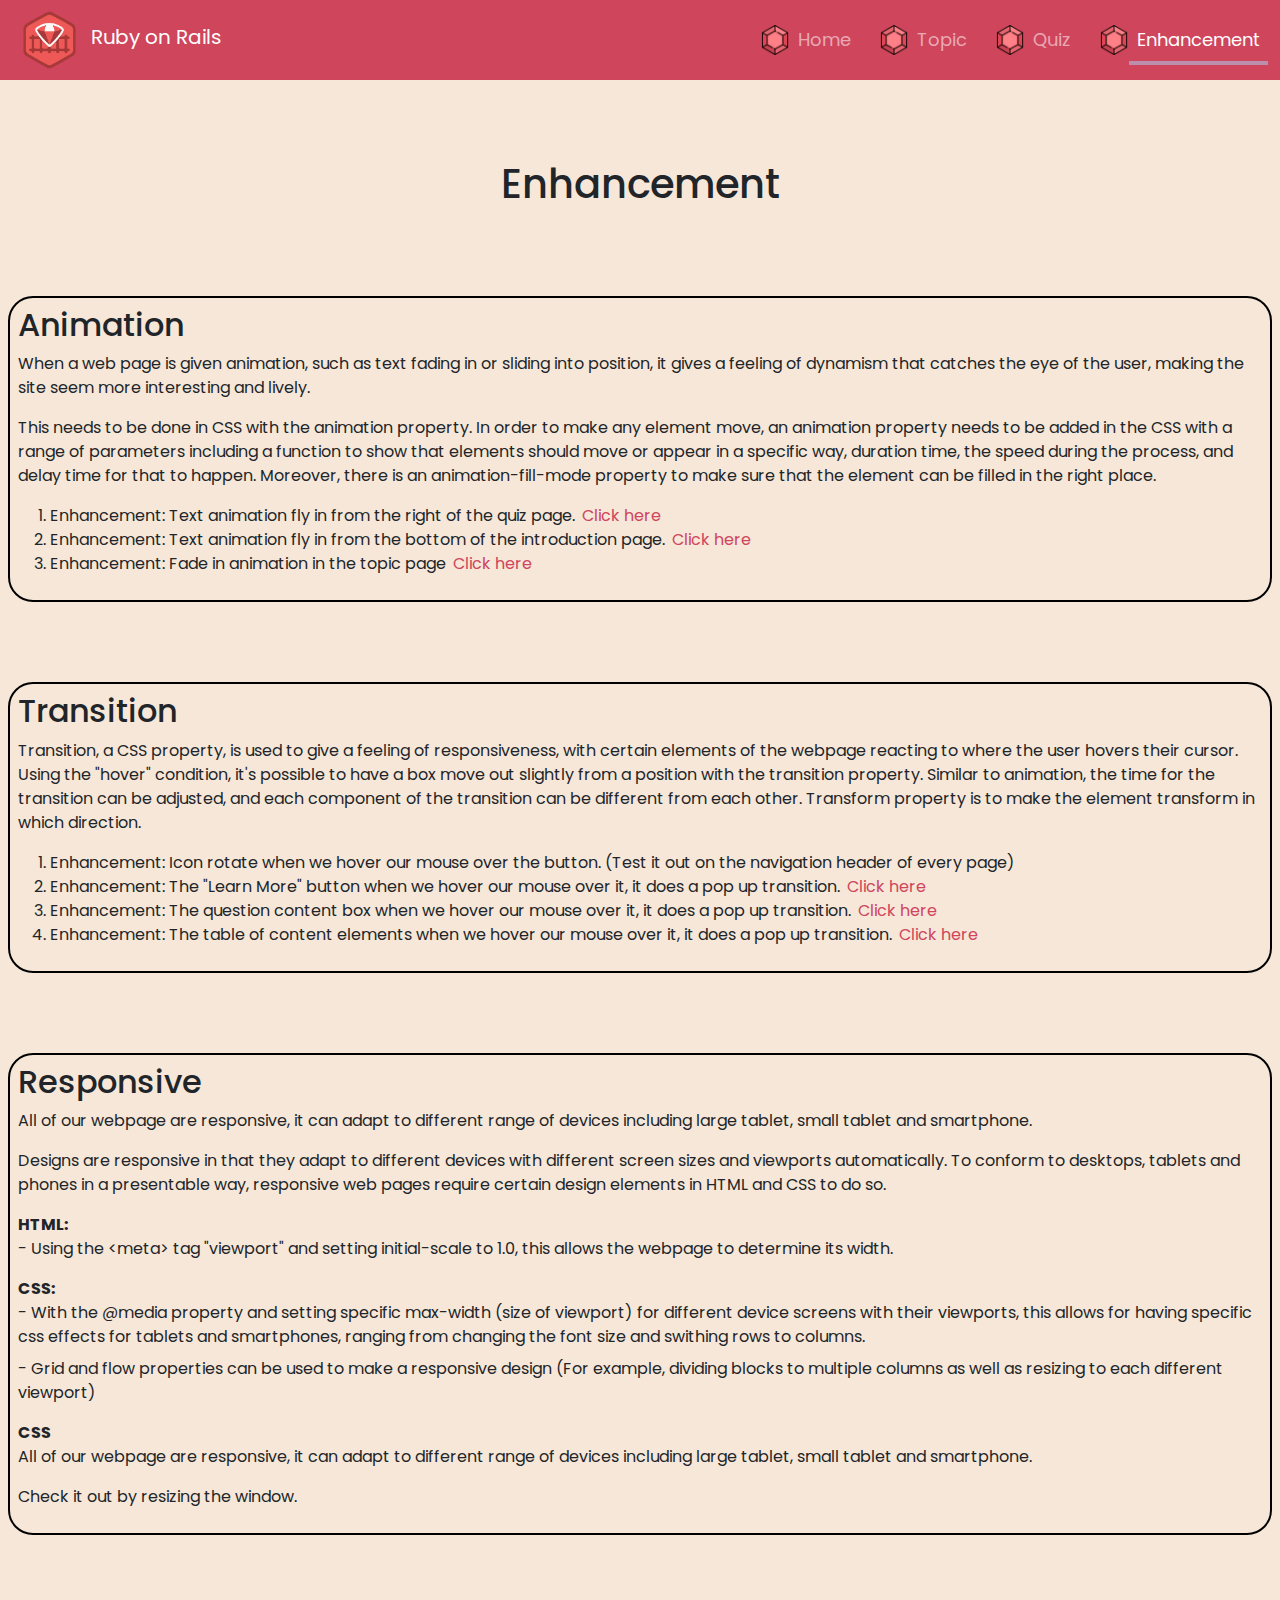
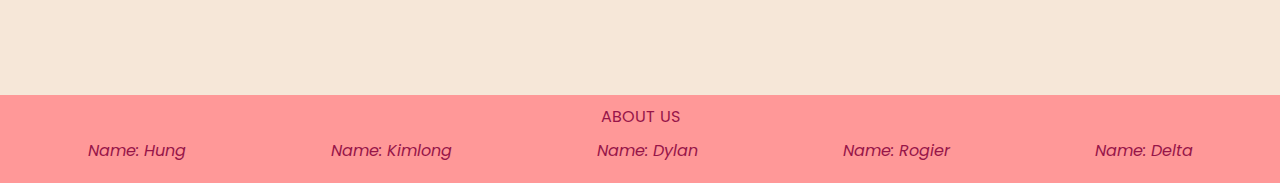
<file: enhancement.html>
<!DOCTYPE html>
<html lang="en" dir="ltr">

<head>
  <meta charset="utf-8">
  <meta name="description" content=" Enhancement of the page">
  <meta name="keywords" content="responsive, animation, transition">
  <meta name="author" content="Group 5">
  <meta name="viewport" content="width=device-width, initial-scale=1.0">
  <!-- This is the link to bootstrap file -->
  <link rel="stylesheet" href="style/bootstrap.min.css">
  <link rel="stylesheet" href="style/style.css">
  <link rel="icon" href="images/favicon.ico">
  <!-- Link to Google font -->
  <link rel="preconnect" href="https://fonts.googleapis.com">
  <link rel="preconnect" href="https://fonts.gstatic.com" crossorigin>
  <link href="https://fonts.googleapis.com/css2?family=Poppins&display=swap" rel="stylesheet">
  <title>Ruby on Rails</title>
</head>

<body>
  <header>
    <nav class="navbar vl navbar-dark navbar-expand-md ">
      <!-- add background color  -->
      <div class="container-fluid">
        <div class="">
          <img class="ruby_intro" src="images/Ruby_intro.png" alt="ruby image">
          <a class="navbar-brand " href="index.html">Ruby on Rails</a>
        </div>
        <div class="menu-small">
          <div class="bar">
            <div  >  </div>
            <div >  </div>
            <div >  </div>
                </div>
            <div class="small-menu">
              <ul>
                <li class=" small-list ">
                  <!-- apply flex display to center the image and text -->
                  <a class=" " href="index.html">Home</a>
                </li>
                <li class=" small-list  ">
                  <a class="" href="topic.html">Topic</a>
                </li>
                <li class="small-list  ">
                  <a class="" href="quiz.html">Quiz</a>
                </li>
                <li class="small-list  ">
                  <a class="active" href="enhancement.html">Enhancement</a>
                </li>
              </ul>
            </div>
        </div>
        <ul class="navbar-nav ms-auto">
          <!-- bootstrap to make the menu horizontal  -->
          <li class=" de ">
            <!-- apply flex display to center the image and text -->
            <img class="ruby-icon" src="images/ruby_icon.png" alt="ruby icon">
            <a class="nav-link " href="index.html">Home</a>
          </li>
          <li class=" de ">
            <img class="ruby-icon" src="images/ruby_icon.png" alt="ruby icon">
            <a class="nav-link" href="topic.html">Topic</a>
          </li>
          <li class="de ">
            <img class="ruby-icon" src="images/ruby_icon.png" alt="ruby icon">
            <a class="nav-link" href="quiz.html">Quiz</a>
          </li>
          <li class="de ">
            <img class="ruby-icon" src="images/ruby_icon.png" alt="ruby icon">
            <a class="nav-link active" href="enhancement.html">Enhancement</a>
          </li>
        </ul>
      </div>
    </nav>
  </header>
  <div class="eh-body">


    <section class="eh-head">
      <h1>Enhancement</h1>
    </section>

    <section>
      <h2>Animation</h2>
      <p>When a web page is given animation, such as text fading in or sliding into position, it gives a feeling of dynamism that catches the eye of the user, making the site seem more interesting and lively.</p>
      <p>This needs to be done in CSS with the animation property. In order to make any element move, an animation property needs to be added in the CSS with a range of parameters including a function to show that elements should move or appear in a
        specific way, duration time, the speed during the process, and delay time for that to happen. Moreover, there is an animation-fill-mode property to make sure that the element can be filled in the right place.
      </p>
      <ol>
        <li>Enhancement: Text animation fly in from the right of the quiz page. <a href="quiz.html">Click here</a></li>
        <li>Enhancement: Text animation fly in from the bottom of the introduction page. <a href="index.html">Click here</a></li>
        <li>Enhancement: Fade in animation in the topic page <a href="topic.html">Click here</a></li>
      </ol>
    </section>

    <section>
      <h2>Transition</h2>
      <p>Transition, a CSS property, is used to give a feeling of responsiveness, with certain elements of the webpage reacting to where the user hovers their cursor. Using the "hover" condition, it's possible to have a box move out slightly from a
        position with the transition property. Similar to animation, the time for the transition can be adjusted, and each component of the transition can be different from each other. Transform property is to make the element transform in which
        direction.
      </p>
      <ol>
        <li>Enhancement: Icon rotate when we hover our mouse over the button. (Test it out on the navigation header of every page)</li>
        <li>Enhancement: The "Learn More" button when we hover our mouse over it, it does a pop up transition. <a href="index.html">Click here</a></li>
        <li>Enhancement: The question content box when we hover our mouse over it, it does a pop up transition. <a href="quiz.html">Click here</a></li>
        <li>Enhancement: The table of content elements when we hover our mouse over it, it does a pop up transition. <a href="topic.html">Click here</a></li>
      </ol>
    </section>

    <section>
      <h2>Responsive</h2>
      <p>All of our webpage are responsive, it can adapt to different range of devices including large tablet, small tablet and smartphone.</p>
      <p>Designs are responsive in that they adapt to different devices with different screen sizes and viewports automatically. To conform to desktops, tablets and phones in a presentable way, responsive web pages require certain design elements in
        HTML and CSS to do so. </p>
      <dl class="">
        <dt>HTML:</dt>
        <dd>- Using the &#60;meta&#62; tag "viewport" and setting initial-scale to 1.0, this allows the webpage to determine its width.</dd>
      </dl>
      <dl class="">
        <dt>CSS:</dt>
        <dd>- With the @media property and setting specific max-width (size of viewport) for different device screens with their viewports, this allows for having specific css effects for tablets and smartphones, ranging from changing the font size
          and swithing rows to columns.</dd>
        <dd>- Grid and flow properties can be used to make a responsive design (For example, dividing blocks to multiple columns as well as resizing to each different viewport)</dd>
      </dl>

      <dl class="">
        <dt>CSS</dt>
        <dd>All of our webpage are responsive, it can adapt to different range of devices including large tablet, small tablet and smartphone.</dd>
      </dl>
      <p>Check it out by resizing the window.</p>
    </section>

  </div>
  <footer>
    <div class="container-footer">
      <div>
        <p class="p-us">ABOUT US</p>
        <!-- <img class="image-us" src="images/email.png" alt="email icon"> -->
      </div>
      <div class=" footer-mail list-details">
        <div>
          <a href="mailto:103509199@student.swin.edu.au">Name: Hung</a>
        </div>
        <div>
          <a href="mailto:103107988@student.swin.edu.au">Name: Kimlong</a>
        </div>
        <div>
          <a href="mailto:103996584@student.swin.edu.au">Name: Dylan </a>
        </div>
        <div>
          <a href="mailto:104005449@student.swin.edu.au">Name: Rogier </a>
        </div>
        <div>
          <a href="mailto:103999554@student.swin.edu.au">Name: Delta </a>
        </div>
      </div>
    </div>
  </footer>
</body>

</html>
</file>
<file: style/style.css>
.list-details { /* reponsive footer when default this will show up on three columns */
  display: flex;
  flex-direction: row;
  justify-content: space-around;
  text-align: center;
  gap: 10px;
  padding: 10px;
}
.menu-small{
  display:none;
}

*{
  font-family: 'Poppins', sans-serif; /* set font for the whole webpage */
}
#err-notice{
  margin-bottom: 290px;
}
@media screen and (max-width:1000px) {
  .list-details {  /* reponsive footer when screen 600px this will show up on two columns */
    display: grid;
    grid-template-columns: auto auto;
  }
  .list-details :last-child{
  grid-column: 1 / span 2;
  }
}
.small-menu{
  display: none;
}
.small-menu ul{
  list-style: none;
}
.small-menu a:hover{
  box-shadow: 0px 4px 0px 0px #BB8EAC;
  color: white;
}
.small-menu a{
  color: #FBD6D2;
  text-decoration: none;
  transition: color 0.15s, box-shadow 0.25s;
}
@media screen and (max-width:1200px) {
  .navbar-nav{
    display: none;
  }
  .menu-small{
    display:block;
  }
  .menu-small .bar div{
    width: 30px;
    height: 4px;
    background-color: #DDDDDD;
    border-radius: 25px;
    margin: 7px;
  }
.menu-small:hover .bar div{
  background-color: white;
}
  .menu-small:hover  .small-menu{
    display: block;
    position: absolute;
    background-color: #CF455C;
    right: 0px;
    z-index: 2;

  }
  .menu-small:hover  .small-menu ul{
    display: block;
    margin: 10px;
  }
.menu-small:hover  .small-menu ul li{
  background: transparent;
  height: 3rem;
}
  .list-details {  /* reponsive footer when screen 600px this will show up on one columns */
    display: grid;
    grid-template-columns: auto;
  }
  .t >button{   /* reponsive design when screen 600px button disappears */
    display: none;
  }
  .t >button:last-of-type{
    display: block;

    top: 20px;
  }
  .list-details :last-child{
  grid-column: span 1;
  }
}
/* these buttons below is inspired by this website https://1stwebdesigner.com/20-amazing-pure-css-animated-buttons/ */
.t >button{  /* style the button  */
  position:relative;  /*  position for the button */
  left: 70px;
  top: 35px;
  background: none;
  border: 2px solid;
  padding: 1rem 2rem;
  font-size: 1em;
  border-radius: 10px;
  transition: color 0.25s, border-color 0.25s, box-shadow 0.25s, transform 0.25s;  /* transition for the button when hover, setting time for each transition  */
}
.t >button:last-of-type{  /* style the button  */
  position:relative;  /*  position for the button */
  /* left: -94px;
  top: 110px; */
  width: 10rem;
  background: none;
  border: 2px solid;
  padding: 1rem 2rem;
  font-size: 1em;
  border-radius: 10px;
  transition: color 0.25s, border-color 0.25s, box-shadow 0.25s, transform 0.25s;  /* transition for the button when hover, setting time for each transition  */
}
.t > button:hover{  /* what the button will look like when being hoverd */
  border-color: #470031;
  color: white;
  box-shadow: 0 0.5rem 0.5rem -0.4rem #971549;
  transform: translateY(-0.25rem);  /* when being hover the button will move on the Y-axis up direction so the value is negative */
  cursor: pointer;
}
.active{  /* to show the element that is active on the navbar */
  box-shadow: 0px 4px 0px 0px #BB8EAC;
}
.de:hover > .nav-link{  /* box shadow will show up when elements of the navbar being hoverd */
  box-shadow: 0px 4px 0px 0px #BB8EAC;
  color: #FBD6D2;
}
.de:hover > .ruby-icon{  /* when elements of the navbar being hoverd the ruby icon will rotate */
  transform: rotate(120deg);
}
.nav-link{ /* adjust the time for transition when being hovered */
  transition: color 0.4s, box-shadow 1s;
}

.footer-mail>div>a { /* style the anchor tag for the footer*/
  text-decoration: none;
  color: #971549;
  margin-bottom:  10px;
}



.container-footer { /* set background color for the footer */
  background-color: #FF9898;
  padding: 10px;
  clear: both;
}

.container-footer div{
  color: #971549;
  text-align: center;
}
.container-footer div:last-of-type{
  font-style: italic;
}
.p-us {
  margin-bottom: 0;
}

.vl { /* background color for the nav bar */
  background-color: #CF455C;
}

.ruby_intro {
  width: 75px;
  height: auto; /* set size for the ruby logo*/
}

.ruby-icon {
  width: 30px;
  height: 30px;
  display: inline-block;
  vertical-align: inherit;
  overflow: hidden;
   transition-duration: 1s;
   transition-property: transform; /* transformation when being hoverd for 1 second */
}
.de {
  display: flex;
  align-items: center;
  margin-left: 20px;
  font-size: large;
}

.text-ruby{
  width: 45%;
  height: auto;
  color: black;
  position: relative;
  margin-left: 3%;
  top: 4%;
  border-left: 4px solid #F4BBBB;
  padding-left: 7px;
  overflow: hidden;
}
.t > * {
  position: relative;
  animation: frombottom 1.5s ease-in-out 0s; /* animation when the page is first loaded the second value is animation duration and the last one is animation delay the third one is for the speed of animation  */
  animation-fill-mode: both; /* after animation when element will be kept at the original place */
}
@keyframes frombottom {
  from {top: 50vw;
  box-shadow: 4px 3.5rem 7.5rem -0.4rem #971549;}
  to {right: 0;
  }
}
.t {
  overflow-y: hidden;
  background: url("../style/images/bg.jpg") ; /* background image for index page */
  background-size: cover;  /* make it cover the whole div */
  background-position: center;
  background-repeat: no-repeat;
  opacity: 0.9;
  height: 90vh;
}
@media screen and (max-width:1200px){
  .t{
    background: url("../style/images/bg2.jpg") ;  /* bg image more blur */
    background-size: cover;
    background-position: center;
  }
  .text-ruby{
    width: 70%;
    height: auto;
  }
}
/* start of topic css */

/*Whole page selector*/
#body{
	margin: 0;
	background-color: #BC5E5E;
	width: auto;
	height: auto;
	background: #BC5E5E url("images/ruby_background.png") repeat center;

}

/*topic landing screen box section selector*/
#topicarticle{
	background-color: #F6E7D8;
	text-align: center;
	padding: 150px;
	margin: 100px 0 260px 0;
	color: #808000;
	animation: appear 1.75s ease-in-out 0.3s;
	animation-fill-mode: both;
}
#topicarticle h1:last-of-type{
font: bold italic 450% 'Poppins', sans-serif ;
}
/*topic landing screen fade in animation*/
@keyframes appear {
  from {opacity: 0;}
  to {opacity: 1;
  }
}


/*topic landing screen upper text selector*/
#topicarticle h3{
	font-size: 40px;
	padding: 0;
	margin: 0;
}

/*topic landing screen lower text selector*/
#topicarticle h1{
	margin: 0;
	font-size: 72px;
}

/*article section selector*/
.body{
	border-top: 3px solid #750d00;
	border-right: 3px solid #750d00;
	border-bottom: 3px solid #750d00;
	background-size: 100px 80px;
	background-color: #F6E7D8;
	margin-top: 100px;
	margin-bottom: 100px;
	padding: 100px;
	padding-top: 150px;
	width: 60%;
	float: left;
	border-radius: 0 5% 5% 0;
	color: #808000;
}

/*definition list selector*/
#definition{
	border-left: 5px solid #750d00;
}

/*Select all heading in article section*/
.headings{

	font-size: 36px;
	padding: 20px 0 0 0;
	letter-spacing: 2px;
	line-height: 2;

}

/*Select all paragraph in article section*/
.paragraph{
	background-color: #F6E7D8;
	font-size: 24px;
	padding: 0 100px 0 5px;
	letter-spacing: 1px;
	line-height: 1.5;
}

/*table selector*/
table, th, td {
	width: 50px;
	border: 1px solid black;
}

/*ordered list elements selector*/
.li{
	font-size: 24px;
	padding: 0 100px 0 5px;
	letter-spacing: 1px;
	line-height: 1.5;
}

/*david's name caption*/
#david{
	font-weight: bold;
	font-style: italic;
}

/*david's image*/
#face{
	width: 20%;
	border-radius: 50%;
  vertical-align: inherit;
	height: 20%;
}

/*david section selector*/
#davidandface{
	display: flex;
	flex-direction: column;
	justify-content: center;
	align-items: center;

}

/*Aside section selector*/
#asidesection{
	box-sizing: border-box;
	border-top: 3px solid #750d00;
	border-left: 3px solid #750d00;
	border-bottom: 3px solid #750d00;
	width: 30%;
	float: right;
	background-color: #F6E7D8;
	margin-top: 100px;
	margin-right: 0;
	padding: 40px;
	padding-top: 75px;
	display: flex;
	flex-direction: column;
	gap: 20px;
	border-radius: 15% 0 0 15%;
}

/*aside section select all headings*/
#asidesection h2{
	color: #808000;
}

/*aside section select button elements*/
#asidesection a{
	color: #333300;
	background-color: #FF9898;
	width: 80%;
	height: 30px;
	border-radius: 5%;
	transition: transform 0.5s;
	display: flex;
	justify-content: center;
	align-items: center;
	text-decoration: none;
}

/*"On-Hover" psuedo class of aside section button elements*/
#asidesection a:hover{
	color: #FFFFFF;
	background-color: #FBAEAE;
	box-shadow: 10px 10px 5px #Ffd6d6;
	transform: translate(0, -5px);
}

/*Fix text wrapping issue*/
@media screen and (max-width: 1500px) {
	#asidesection{
		border-radius: 15% 0 0 15%;
		width: 30%;
	}
	#asidesection a{
	color: #333300;
	background-color: #FF9898;
	width: 80%;
	height: 50px;
	border-radius: 5%;
	transition: transform 0.5s;
	display: flex;
	justify-content: center;
	align-items: center;
	}

	.paragraph{
		padding: 0 40px 0 5px;
	}

	.body{
		width: 65%;
	}


}


/*Whole table selector*/
table, th, td {
	border: 3px solid;
	padding: 3px;

}


table{
	width: 100%;
	height: 100%;
}
#sect06 div{
  	overflow-x: auto;
}
td{
	background-color: #E7CCAE;
}
/*Table Headers*/
th {
	height: 70px;
	background-color: #DFD0C0;

}




/*Responsive: Large tablet*/
@media screen and (max-width: 1150px){
	#asidesection{

		float: right;
		border-radius: 15% 0 0 15%;
		width: 70%;
	}

	#asidesection h2{
		font-size: 40px;
	}

	#asidesection a{
		font-size: 20px;
	}

	#asidesection h2{
	display: flex;
	color: #808000;
	width: 80%;
	justify-content: center;
	align-items: center;
	}

	.body{
		width: 90%;
	}
}

/*Responsive: medium tablet*/
@media screen and (max-width: 773px){
	.body{
		width: 99%;
		padding: 50px;
	}

	.paragraph{
		padding: 0 20px 0 5px;
	}

	#asidesection{
		width: 90%;
	}

	#topicarticle h3{
		font-size: 20px;
	}

	#topicarticle h1{
		font-size: 52px;
	}
}

/*Responsive: smartphone*/
@media screen and (max-width: 650px){
	.body{
		width: 100%;
		padding: 25px;
		border-radius: 0;
	}

	#asidesection{
		width: 98%;
	}

	#topicarticle h3{
		font-size: 20px;
	}

	#topicarticle h1{
		font-size: 40px;
	}
	#topicarticle{
	padding: 50px;
}
}

/* end of topic css */

/* start of quiz css */
.heading-quiz{
  padding-top: 5px;
  text-align: center;
}

legend {
	font-weight: bold
}
.h1{
	font-weight:bold
}
@keyframes fromleft { /* animation to make the box move from left */
  from {left: 100vw; /* the initial position of the box*/
  border-radius: 25px;
  box-shadow: 1px 1.5rem 2.5rem -0.4rem #971549;}
  to {left: 0; /* the final position of the box*/
  }
}
fieldset {
  display: block;
  position: relative;
  width: 60%;
  height: auto;
  margin: 30px auto;
  transition: 0.15s;
  padding: 10px;
  animation: fromleft 1.75s ease-in-out 0s; /* animation when the page is first loaded the second value is animation duration and the last one is animation delay the third one is for the speed of animation  */
  animation-fill-mode: both; /* after animation it will stay at that position */
	}
fieldset:hover{
  border-color: #470031;
  border-radius: 25px;
  box-shadow: 1px 0.5rem 1.0rem -0.4rem #971549;
  transform: translateY(-0.25rem); /* when being hoverd, the fieldset will move on the y-axis*/
}

#quiz-body{
  background-color: #F6E7D8;
  margin: 0;
  display: flex;
  flex-direction: column;
  overflow-x: hidden; /* when animation happens it will expand teh screen so hidden will prevent that from happening */
}
label{
    text-align: center;
  }
.first-name{
  margin-right: 2rem;
}
.family-name{
  margin-left: 3rem;
}
@media screen and (max-width:1200px){
#stud-details{ /* when the screen becomes small all the elements stands in one column*/
  display: grid;
  grid-template-columns: auto;
}

.family-name{
  margin-left: 0;
}
}
#stud-details input{
  border-radius: 5px;
  background: #EEE;
  padding: 3px;
  padding-left: 5px;
}
.first-name, .family-name{
  display: inline-block;
  width: 20%;
}
fieldset:nth-of-type(2) textarea{
  border-radius: 10px;
  background: #EEE;
  padding: 5px;
}
@media screen and (max-width: 600px){
  textarea{
    width: 100%;
    height: auto;
  }
  .studentid input, .first-name input, .family-name input{
    width: auto;
    height: auto;
  }
}
hr{
  border-color: black;
  border-style: none;
  border-top-style:dotted;
  border-width: 5px;
  width: 12%;
  margin: auto;
  background: none;
  margin-top: 10px;
  margin-bottom: 15px;
}

fieldset:last-of-type input{
  margin: 20px;
  background: #EEE;
  border-radius: 10px;
}
/* start of select box */
select {
  border-radius: 10px;
  margin: 20px;
  width: 150px;
  padding: 5px 5px 5px 5px;
  font-size: 16px;
  background:#EEE;
}

/* end of select box */

/* start of the button */
/* button below is inspired by this website: https://freefrontend.com/css-submit-buttons/ */
.btn{
  display: block;
  vertical-align: inherit;
  margin: auto;
}
.submit-t{
  border-radius: 20px;
  padding: 10px;
  transition: 0.05s; /* set time for transition */
}
.submit-t:hover { /*  when being hovered the button will expand the scale and have shadow */
    transform: translateY(-3px)  scaleX(1.1) scaleY(1.1);
    box-shadow: 0 5px 20px rgba(0, 0, 0, 0.2);
}
.submit-t:active {
    transform: translateY(-0.5px); /* when being pressed the button will move along y-axis */
    box-shadow: 0 5px 10px rgba(0, 0, 0, 0.2);
}

/* end of the button */
  /* end of quiz css */

  /* start of the enhancement css */




  /* start of the enhancement css */
.eh-head{
  text-align: center;
  padding: 5rem;
}
.eh-body{
   background-color: #F6E7D8;
  padding-bottom: 5rem;

}
.eh-body section:not(:first-of-type){
  margin-bottom: 5rem;
  padding: 0.5rem;
  border: 2px solid black;
  border-radius: 25px;
  margin-left: 0.5rem;
  margin-right: 0.5rem;
}
/* style the anchor tag */
.eh-body section a{
  text-decoration: none;
  margin-left: 3px;
  color: #CF455C;
  transition: 0.15s;
}
/* style the anchor tag when being hoverd */
.eh-body section a:hover{
  color: #FF9898;
}
  /* end of the enhancement css */
  /*  */



/*LOGIN PAGE  */

}

  .login-page .form .login{
  	margin-top: -31px;
  margin-bottom: 26px;
  }

/*whitebox*/

  .form{
  	position: relative;
  z-index: 1;
  background: #FAEBD7;
    max-width: 400px;
    margin: 0 auto 100px;
    padding: 60px;
    text-align: center;
    box-shadow: 0 0 20px 0 rgba(0, 0, 0, 0.2), 0 5px 5px 0 rgba(0, 0, 0, 0.24);
 	border: 3px #FAEBD7;
	border-top-left-radius: 20px;
	border-bottom-right-radius: 20px;
	border-top-right-radius: 20px;
	border-bottom-left-radius: 20px;
	display: block;
}


  .form input:not(:last-of-type) {
      border-radius: 15px;
    font-family: "Roboto", sans-serif;
    outline: 0;
    background: #f2f2f2;
    width: 100%;
    border: 0;
    margin: 0 0 15px;
    padding: 15px;
    box-sizing: border-box;
    font-size: 14px;
  }

/* Login Button */

  .btn-form {
    border-radius: 25px;
    font-family: "Roboto", sans-serif;
    text-transform: uppercase;
    outline: 0;
    background-color: #FBD6D2;
    background-image: linear-gradient(45deg,#971549,#CF455C);
    width: 100%;
    border: 0;
    padding: 15px;
    color: #FFFFFF;
    font-size: 14px;
    -webkit-transition: all 0.3 ease;
    transition: all 0.3 ease;
    cursor: pointer;
  }

.btn-form {
  border-radius: 20px;
  padding: 10px;
  transition: 0.05s; /* set time for transition */
}
.btn-form:hover { /*  when being hovered the button will expand the scale and have shadow */
    transform: translateY(-3px)  scaleX(1.1) scaleY(1.1);
    box-shadow: 0 5px 20px rgba(0, 0, 0, 0.2);
}
.btn-form:active {
    transform: translateY(-0.5px); /* when being pressed the button will move along y-axis */
    box-shadow: 0 5px 10px rgba(0, 0, 0, 0.2);
}

  .form .message {
    margin: 15px 0 0;
    color: #b3b3b3;
    font-size: 12px;
  }
  .form .message a {
    color: #971549;
    text-decoration: none;
  }

  .container {
    position: relative;
    z-index: 1;
    max-width: 300px;
    margin: 0 auto;
  }

  .login-bd {
    height: 90vh;
    padding: 40px;
    background-color: #FBD6D2;
    background-image: linear-gradient(45deg,#CF455C,#FF9898);
    font-family: "Roboto", sans-serif;
    -webkit-font-smoothing: antialiased;
    -moz-osx-font-smoothing: grayscale;
  }
.err{
  color: red;
}



/* start of the Quiz Completed css */

.bodybg {
	background-color: #F6E7D8;
  overflow-x: hidden;
}

#bodybg {
	background-color: #000000;
}

.text-ruby {
	width: 70%;
	height: auto;
}

.markquizheader {
	display: block;
	position: relative;
	text-align: center;
	font-weight: bold;
  margin-top: 30px;
}
.main-2{
  overflow-x: hidden;
}
.Box1 {
  overflow-x: hidden;
	display: block;
	position: relative;
	width: 60%;
	height: auto;
	margin: 30px auto;
  margin-bottom: 150px;
	transition: 0.15s;
	padding: 30px;
	/* style | colour | width */
	border: solid #CF455C 4px;
	background: #FF9898;
	border-radius: 25px;
}

	.Box1:hover {
		box-shadow: 0px 8px 28px rgba(33,33,33,.2);
		transition: all 300ms ease-in-out;
	}

.StudentResults1 {
	font-weight: bold;
	font-size: larger;
}

.QuizLink {
	text-align: center;
	position: relative;
	border-radius: 15px 5px 15px 5px;
	background: #470031;
	padding: 12px;
	width: 20px;
	height: 20px
}

	.QuizLink:hover {
		box-shadow: 0px 8px 11px rgba(33,33,33,.2);
		transition: all 300ms ease-in-out;
	}

.Box2 {
  overflow-x: hidden;
	display: block;
	position: relative;
	width: 60%;
	height: auto;
	margin: 30px auto;
	transition: 0.15s;
	padding: 30px;
	border: solid #CF455C 4px;
	background: #FF9898;
	border-radius: 25px;
}

	.Box2:hover {
		box-shadow: 0px 8px 28px rgba(33,33,33,.2);
		transition: all 300ms ease-in-out;
	}

.StudentResults2 {
	font-weight: bold;
	font-size: larger;
}

.TopicLink {
	text-align: center;
	position: relative;
	border-radius: 15px 5px 15px 5px;
	background: #470031;
	padding: 12px;
	width: 20px;
	height: 20px
}
/* not sure on how to create just the hyperlink being bold, nor a little wider of a text box for functionality. */
/* unvisited link */
a:link {
	/*font-weight: ; */
	color: white;
	text-decoration: none;
}

/* visited link */
a:visited {
	color: white;
}

/* mouse over link */
a:hover {
	color: white;
}

/* selected link */
a:active {
	color: white;
}

.TopicLink:hover {
	box-shadow: 0px 8px 11px rgba(33,33,33,.2);
	transition: all 300ms ease-in-out;
}


.list-details { /* reponsive footer when default this will show up on three columns */
	display: flex;
	flex-direction: row;
	justify-content: space-around;
	text-align: center;
	gap: 10px;
	padding: 10px;
}

.container-footer { /* set background color for the footer */
	background-color: #FF9898;
	padding: 10px;
	clear: both;
}

.p-us {
	margin-bottom: 0;
}

.footer-mail > div > a { /* style the anchor tag for the footer*/
	text-decoration: none;
	color: #971549;
	margin-bottom: 10px;
}

/* end of the Quiz Completed css */


/*Start of Enhancement 2*/

.enhancementheader {
      display:block;
      position:relative;
      text-align: center;
      font-weight: bold;
  }

.firsttitle{
font-weight:bolder;
font-size:x-large;
text-align: center;
}

.primarycode{
    display: block;
    margin-left: auto;
    margin-right: auto;
    width: 900px;
    height: auto;
  }

.Enhance1{
    font-size: large;
    }

.SecondE{
        font-weight:bolder;
        font-size: x-large;
        text-align: center;
        }
.Enhance2{
        font-size: large;
        }
.loginpng{
    display: block;
    margin-left: auto;
    margin-right: auto;
    width: 500px;
    height: auto;
  }



/*End of Enhancement 2*/





/* start of manage */
.body-manage{
  min-height: 90vh;
  background-color: #F6E7D8;
  padding-bottom: 5px;
}

/* table */
.body-manage table{
  width: 97%;
  margin:10px auto;
}

.body-manage table  {
	border: 1px solid;
	border spacing: 10px;
}


.body-manage tr:not(:first-child):hover{
   font-weight:bold;
   cursor:default;

}
.body-manage tr:not(:first-child):hover td{
  background-color:#FF9898;
}

/* .body-manage table td {
	background-color: #FF9898;
}

.body-manage table td:hover {
	Background-color: #FAD4D4
} */

.body-manage table th {
  background-color: #CF455C;
	color: black;
}


/* names/id */
.body-manage form {
  margin-left: 25px;
}

/* logout button */
.btn-outline-dark{
 /*	border-radius: 25px;
     font-family: "Roboto", sans-serif;
    text-transform: uppercase;
    outline: 0;
    background-color: #FBD6D2;
    background-image: linear-gradient(45deg,#971549,#CF455C);
    width: 10%;
    border: 0;
    padding: 15px;
    color: #FFFFFF;
    font-size: 14px;
    transition: all 0.3 ease;
    cursor: pointer; */
position: absolute;
  right: 30px;
  }

/* .btn-outline-dark{
border-radius: 20px;
  padding: 10px;
  transition: 0.05s;
}

.btn-outline-dark:hover {
    transform: translateY(-3px)  scaleX(1.1) scaleY(1.1);
    box-shadow: 0 5px 20px rgba(0, 0, 0, 0.2);
}
.btn-outline-dark:active {
    transform: translateY(-0.5px);
    box-shadow: 0 5px 10px rgba(0, 0, 0, 0.2);
} */

.list-details { /* reponsive footer when default this will show up on three columns */
  display: flex;
  flex-direction: row;
  justify-content: space-around;
  text-align: center;
  gap: 10px;
  padding: 10px;
}
.menu-small{
  display:none;
}

*{
  font-family: 'Poppins', sans-serif; /* set font for the whole webpage */
}
#err-notice{
  margin-bottom: 290px;
}
@media screen and (max-width:1000px) {
  .list-details {  /* reponsive footer when screen 600px this will show up on two columns */
    display: grid;
    grid-template-columns: auto auto;
  }
  .list-details :last-child{
  grid-column: 1 / span 2;
  }
}
.small-menu{
  display: none;
}
.small-menu ul{
  list-style: none;
}
.small-menu a:hover{
  box-shadow: 0px 4px 0px 0px #BB8EAC;
  color: white;
}
.small-menu a{
  color: #FBD6D2;
  text-decoration: none;
  transition: color 0.15s, box-shadow 0.25s;
}
@media screen and (max-width:1200px) {
  .navbar-nav{
    display: none;
  }
  .menu-small{
    display:block;
  }
  .menu-small .bar div{
    width: 30px;
    height: 4px;
    background-color: #DDDDDD;
    border-radius: 25px;
    margin: 7px;
  }
.menu-small:hover .bar div{
  background-color: white;
}
  .menu-small:hover  .small-menu{
    display: block;
    position: absolute;
    background-color: #CF455C;
    right: 0px;
    z-index: 2;

  }
  .menu-small:hover  .small-menu ul{
    display: block;
    margin: 10px;
  }
.menu-small:hover  .small-menu ul li{
  background: transparent;
  height: 3rem;
}
  .list-details {  /* reponsive footer when screen 600px this will show up on one columns */
    display: grid;
    grid-template-columns: auto;
  }
  .t >button{   /* reponsive design when screen 600px button disappears */
    display: none;
  }
  .t >button:last-of-type{
    display: block;

    top: 20px;
  }
  .list-details :last-child{
  grid-column: span 1;
  }
}
/* these buttons below is inspired by this website https://1stwebdesigner.com/20-amazing-pure-css-animated-buttons/ */
.t >button{  /* style the button  */
  position:relative;  /*  position for the button */
  left: 70px;
  top: 35px;
  background: none;
  border: 2px solid;
  padding: 1rem 2rem;
  font-size: 1em;
  border-radius: 10px;
  transition: color 0.25s, border-color 0.25s, box-shadow 0.25s, transform 0.25s;  /* transition for the button when hover, setting time for each transition  */
}
.t >button:last-of-type{  /* style the button  */
  position:relative;  /*  position for the button */
  /* left: -94px;
  top: 110px; */
  width: 10rem;
  background: none;
  border: 2px solid;
  padding: 1rem 2rem;
  font-size: 1em;
  border-radius: 10px;
  transition: color 0.25s, border-color 0.25s, box-shadow 0.25s, transform 0.25s;  /* transition for the button when hover, setting time for each transition  */
}
.t > button:hover{  /* what the button will look like when being hoverd */
  border-color: #470031;
  color: white;
  box-shadow: 0 0.5rem 0.5rem -0.4rem #971549;
  transform: translateY(-0.25rem);  /* when being hover the button will move on the Y-axis up direction so the value is negative */
  cursor: pointer;
}
.active{  /* to show the element that is active on the navbar */
  box-shadow: 0px 4px 0px 0px #BB8EAC;
}
.de:hover > .nav-link{  /* box shadow will show up when elements of the navbar being hoverd */
  box-shadow: 0px 4px 0px 0px #BB8EAC;
  color: #FBD6D2;
}
.de:hover > .ruby-icon{  /* when elements of the navbar being hoverd the ruby icon will rotate */
  transform: rotate(120deg);
}
.nav-link{ /* adjust the time for transition when being hovered */
  transition: color 0.4s, box-shadow 1s;
}

.footer-mail>div>a { /* style the anchor tag for the footer*/
  text-decoration: none;
  color: #971549;
  margin-bottom:  10px;
}



.container-footer { /* set background color for the footer */
  background-color: #FF9898;
  padding: 10px;
  clear: both;
}

.container-footer div{
  color: #971549;
  text-align: center;
}
.container-footer div:last-of-type{
  font-style: italic;
}
.p-us {
  margin-bottom: 0;
}

.vl { /* background color for the nav bar */
  background-color: #CF455C;
}

.ruby_intro {
  width: 75px;
  height: auto; /* set size for the ruby logo*/
}

.ruby-icon {
  width: 30px;
  height: 30px;
  display: inline-block;
  vertical-align: inherit;
  overflow: hidden;
   transition-duration: 1s;
   transition-property: transform; /* transformation when being hoverd for 1 second */
}
.de {
  display: flex;
  align-items: center;
  margin-left: 20px;
  font-size: large;
}

.text-ruby{
  width: 45%;
  height: auto;
  color: black;
  position: relative;
  margin-left: 3%;
  top: 4%;
  border-left: 4px solid #F4BBBB;
  padding-left: 7px;
  overflow: hidden;
}
.t > * {
  position: relative;
  animation: frombottom 1.5s ease-in-out 0s; /* animation when the page is first loaded the second value is animation duration and the last one is animation delay the third one is for the speed of animation  */
  animation-fill-mode: both; /* after animation when element will be kept at the original place */
}
@keyframes frombottom {
  from {top: 50vw;
  box-shadow: 4px 3.5rem 7.5rem -0.4rem #971549;}
  to {right: 0;
  }
}
.t {
  overflow-y: hidden;
  background: url("../style/images/bg.jpg") ; /* background image for index page */
  background-size: cover;  /* make it cover the whole div */
  background-position: center;
  background-repeat: no-repeat;
  opacity: 0.9;
  height: 90vh;
}
@media screen and (max-width:1200px){
  .t{
    background: url("../style/images/bg2.jpg") ;  /* bg image more blur */
    background-size: cover;
    background-position: center;
  }
  .text-ruby{
    width: 70%;
    height: auto;
  }
}
/* start of topic css */

/*Whole page selector*/
#body{
	margin: 0;
	background-color: #BC5E5E;
	width: auto;
	height: auto;
	background: #BC5E5E url("images/ruby_background.png") repeat center;

}

/*topic landing screen box section selector*/
#topicarticle{
	background-color: #F6E7D8;
	text-align: center;
	padding: 150px;
	margin: 100px 0 260px 0;
	color: #808000;
	animation: appear 1.75s ease-in-out 0.3s;
	animation-fill-mode: both;
}
#topicarticle h1:last-of-type{
font: bold italic 450% 'Poppins', sans-serif ;
}
/*topic landing screen fade in animation*/
@keyframes appear {
  from {opacity: 0;}
  to {opacity: 1;
  }
}


/*topic landing screen upper text selector*/
#topicarticle h3{
	font-size: 40px;
	padding: 0;
	margin: 0;
}

/*topic landing screen lower text selector*/
#topicarticle h1{
	margin: 0;
	font-size: 72px;
}

/*article section selector*/
.body{
	border-top: 3px solid #750d00;
	border-right: 3px solid #750d00;
	border-bottom: 3px solid #750d00;
	background-size: 100px 80px;
	background-color: #F6E7D8;
	margin-top: 100px;
	margin-bottom: 100px;
	padding: 100px;
	padding-top: 150px;
	width: 60%;
	float: left;
	border-radius: 0 5% 5% 0;
	color: #808000;
}

/*definition list selector*/
#definition{
	border-left: 5px solid #750d00;
}

/*Select all heading in article section*/
.headings{

	font-size: 36px;
	padding: 20px 0 0 0;
	letter-spacing: 2px;
	line-height: 2;

}

/*Select all paragraph in article section*/
.paragraph{
	background-color: #F6E7D8;
	font-size: 24px;
	padding: 0 100px 0 5px;
	letter-spacing: 1px;
	line-height: 1.5;
}

/*table selector*/
table, th, td {
	width: 50px;
	border: 1px solid black;
}

/*ordered list elements selector*/
.li{
	font-size: 24px;
	padding: 0 100px 0 5px;
	letter-spacing: 1px;
	line-height: 1.5;
}

/*david's name caption*/
#david{
	font-weight: bold;
	font-style: italic;
}

/*david's image*/
#face{
	width: 20%;
	border-radius: 50%;
  vertical-align: inherit;
	height: 20%;
}

/*david section selector*/
#davidandface{
	display: flex;
	flex-direction: column;
	justify-content: center;
	align-items: center;

}

/*Aside section selector*/
#asidesection{
	box-sizing: border-box;
	border-top: 3px solid #750d00;
	border-left: 3px solid #750d00;
	border-bottom: 3px solid #750d00;
	width: 30%;
	float: right;
	background-color: #F6E7D8;
	margin-top: 100px;
	margin-right: 0;
	padding: 40px;
	padding-top: 75px;
	display: flex;
	flex-direction: column;
	gap: 20px;
	border-radius: 15% 0 0 15%;
}

/*aside section select all headings*/
#asidesection h2{
	color: #808000;
}

/*aside section select button elements*/
#asidesection a{
	color: #333300;
	background-color: #FF9898;
	width: 80%;
	height: 30px;
	border-radius: 5%;
	transition: transform 0.5s;
	display: flex;
	justify-content: center;
	align-items: center;
	text-decoration: none;
}

/*"On-Hover" psuedo class of aside section button elements*/
#asidesection a:hover{
	color: #FFFFFF;
	background-color: #FBAEAE;
	box-shadow: 10px 10px 5px #Ffd6d6;
	transform: translate(0, -5px);
}

/*Fix text wrapping issue*/
@media screen and (max-width: 1500px) {
	#asidesection{
		border-radius: 15% 0 0 15%;
		width: 30%;
	}
	#asidesection a{
	color: #333300;
	background-color: #FF9898;
	width: 80%;
	height: 50px;
	border-radius: 5%;
	transition: transform 0.5s;
	display: flex;
	justify-content: center;
	align-items: center;
	}

	.paragraph{
		padding: 0 40px 0 5px;
	}

	.body{
		width: 65%;
	}


}


/*Whole table selector*/
table, th, td {
	border: 3px solid;
	padding: 3px;

}


table{
	width: 100%;
	height: 100%;
}
#sect06 div{
  	overflow-x: auto;
}
td{
	background-color: #E7CCAE;
}
/*Table Headers*/
th {
	height: 70px;
	background-color: #DFD0C0;

}




/*Responsive: Large tablet*/
@media screen and (max-width: 1150px){
	#asidesection{

		float: right;
		border-radius: 15% 0 0 15%;
		width: 70%;
	}

	#asidesection h2{
		font-size: 40px;
	}

	#asidesection a{
		font-size: 20px;
	}

	#asidesection h2{
	display: flex;
	color: #808000;
	width: 80%;
	justify-content: center;
	align-items: center;
	}

	.body{
		width: 90%;
	}
}

/*Responsive: medium tablet*/
@media screen and (max-width: 773px){
	.body{
		width: 99%;
		padding: 50px;
	}

	.paragraph{
		padding: 0 20px 0 5px;
	}

	#asidesection{
		width: 90%;
	}

	#topicarticle h3{
		font-size: 20px;
	}

	#topicarticle h1{
		font-size: 52px;
	}
}

/*Responsive: smartphone*/
@media screen and (max-width: 650px){
	.body{
		width: 100%;
		padding: 25px;
		border-radius: 0;
	}

	#asidesection{
		width: 98%;
	}

	#topicarticle h3{
		font-size: 20px;
	}

	#topicarticle h1{
		font-size: 40px;
	}
	#topicarticle{
	padding: 50px;
}
}

/* end of topic css */

/* start of quiz css */
.heading-quiz{
  padding-top: 5px;
  text-align: center;
}

legend {
	font-weight: bold
}
.h1{
	font-weight:bold
}
@keyframes fromleft { /* animation to make the box move from left */
  from {left: 100vw; /* the initial position of the box*/
  border-radius: 25px;
  box-shadow: 1px 1.5rem 2.5rem -0.4rem #971549;}
  to {left: 0; /* the final position of the box*/
  }
}
fieldset {
  display: block;
  position: relative;
  width: 60%;
  height: auto;
  margin: 30px auto;
  transition: 0.15s;
  padding: 10px;
  animation: fromleft 1.75s ease-in-out 0s; /* animation when the page is first loaded the second value is animation duration and the last one is animation delay the third one is for the speed of animation  */
  animation-fill-mode: both; /* after animation it will stay at that position */
	}
fieldset:hover{
  border-color: #470031;
  border-radius: 25px;
  box-shadow: 1px 0.5rem 1.0rem -0.4rem #971549;
  transform: translateY(-0.25rem); /* when being hoverd, the fieldset will move on the y-axis*/
}

#quiz-body{
  background-color: #F6E7D8;
  margin: 0;
  display: flex;
  flex-direction: column;
  overflow-x: hidden; /* when animation happens it will expand teh screen so hidden will prevent that from happening */
}
label{
    text-align: center;
  }
.first-name{
  margin-right: 2rem;
}
.family-name{
  margin-left: 3rem;
}
@media screen and (max-width:1200px){
#stud-details{ /* when the screen becomes small all the elements stands in one column*/
  display: grid;
  grid-template-columns: auto;
}

.family-name{
  margin-left: 0;
}
}
#stud-details input{
  border-radius: 5px;
  background: #EEE;
  padding: 3px;
  padding-left: 5px;
}
.first-name, .family-name{
  display: inline-block;
  width: 20%;
}
fieldset:nth-of-type(2) textarea{
  border-radius: 10px;
  background: #EEE;
  padding: 5px;
}
@media screen and (max-width: 600px){
  textarea{
    width: 100%;
    height: auto;
  }
  .studentid input, .first-name input, .family-name input{
    width: auto;
    height: auto;
  }
}
hr{
  border-color: black;
  border-style: none;
  border-top-style:dotted;
  border-width: 5px;
  width: 12%;
  margin: auto;
  background: none;
  margin-top: 10px;
  margin-bottom: 15px;
}

fieldset:last-of-type input{
  margin: 20px;
  background: #EEE;
  border-radius: 10px;
}
/* start of select box */
select {
  border-radius: 10px;
  margin: 20px;
  width: 150px;
  padding: 5px 5px 5px 5px;
  font-size: 16px;
  background:#EEE;
}

/* end of select box */

/* start of the button */
/* button below is inspired by this website: https://freefrontend.com/css-submit-buttons/ */
.btn{
  display: block;
  vertical-align: inherit;
  margin: auto;
}
.submit-t{
  border-radius: 20px;
  padding: 10px;
  transition: 0.05s; /* set time for transition */
}
.submit-t:hover { /*  when being hovered the button will expand the scale and have shadow */
    transform: translateY(-3px)  scaleX(1.1) scaleY(1.1);
    box-shadow: 0 5px 20px rgba(0, 0, 0, 0.2);
}
.submit-t:active {
    transform: translateY(-0.5px); /* when being pressed the button will move along y-axis */
    box-shadow: 0 5px 10px rgba(0, 0, 0, 0.2);
}

/* end of the button */
  /* end of quiz css */

  /* start of the enhancement css */




  /* start of the enhancement css */
.eh-head{
  text-align: center;
  padding: 5rem;
}
.eh-body{
   background-color: #F6E7D8;
  padding-bottom: 5rem;

}
.eh-body section:not(:first-of-type){
  margin-bottom: 5rem;
  padding: 0.5rem;
  border: 2px solid black;
  border-radius: 25px;
  margin-left: 0.5rem;
  margin-right: 0.5rem;
}
/* style the anchor tag */
.eh-body section a{
  text-decoration: none;
  margin-left: 3px;
  color: #CF455C;
  transition: 0.15s;
}
/* style the anchor tag when being hoverd */
.eh-body section a:hover{
  color: #FF9898;
}
  /* end of the enhancement css */
  /*  */



/*LOGIN PAGE  */

}

  .login-page .form .login{
  	margin-top: -31px;
  margin-bottom: 26px;
  }

/*whitebox*/

  .form{
  	position: relative;
  z-index: 1;
  background: #FAEBD7;
    max-width: 400px;
    margin: 0 auto 100px;
    padding: 60px;
    text-align: center;
    box-shadow: 0 0 20px 0 rgba(0, 0, 0, 0.2), 0 5px 5px 0 rgba(0, 0, 0, 0.24);
 	border: 3px #FAEBD7;
	border-top-left-radius: 20px;
	border-bottom-right-radius: 20px;
	border-top-right-radius: 20px;
	border-bottom-left-radius: 20px;
	display: block;
}


  .form input:not(:last-of-type) {
      border-radius: 15px;
    font-family: "Roboto", sans-serif;
    outline: 0;
    background: #f2f2f2;
    width: 100%;
    border: 0;
    margin: 0 0 15px;
    padding: 15px;
    box-sizing: border-box;
    font-size: 14px;
  }

/* Login Button */

  .btn-form {
    border-radius: 25px;
    font-family: "Roboto", sans-serif;
    text-transform: uppercase;
    outline: 0;
    background-color: #FBD6D2;
    background-image: linear-gradient(45deg,#971549,#CF455C);
    width: 100%;
    border: 0;
    padding: 15px;
    color: #FFFFFF;
    font-size: 14px;
    -webkit-transition: all 0.3 ease;
    transition: all 0.3 ease;
    cursor: pointer;
  }

.btn-form {
  border-radius: 20px;
  padding: 10px;
  transition: 0.05s; /* set time for transition */
}
.btn-form:hover { /*  when being hovered the button will expand the scale and have shadow */
    transform: translateY(-3px)  scaleX(1.1) scaleY(1.1);
    box-shadow: 0 5px 20px rgba(0, 0, 0, 0.2);
}
.btn-form:active {
    transform: translateY(-0.5px); /* when being pressed the button will move along y-axis */
    box-shadow: 0 5px 10px rgba(0, 0, 0, 0.2);
}

  .form .message {
    margin: 15px 0 0;
    color: #b3b3b3;
    font-size: 12px;
  }
  .form .message a {
    color: #971549;
    text-decoration: none;
  }

  .container {
    position: relative;
    z-index: 1;
    max-width: 300px;
    margin: 0 auto;
  }

  .login-bd {
    height: 90vh;
    padding: 40px;
    background-color: #FBD6D2;
    background-image: linear-gradient(45deg,#CF455C,#FF9898);
    font-family: "Roboto", sans-serif;
    -webkit-font-smoothing: antialiased;
    -moz-osx-font-smoothing: grayscale;
  }
.err{
  color: red;
}



/* start of the Quiz Completed css */

.bodybg {
	background-color: #F6E7D8;
  overflow-x: hidden;
}

#bodybg {
	background-color: #000000;
}

.text-ruby {
	width: 70%;
	height: auto;
}

.markquizheader {
	display: block;
	position: relative;
	text-align: center;
	font-weight: bold;
  margin-top: 30px;
}
.main-2{
  overflow-x: hidden;
}
.Box1 {
  overflow-x: hidden;
	display: block;
	position: relative;
	width: 60%;
	height: auto;
	margin: 30px auto;
  margin-bottom: 150px;
	transition: 0.15s;
	padding: 30px;
	/* style | colour | width */
	border: solid #CF455C 4px;
	background: #FF9898;
	border-radius: 25px;
}

	.Box1:hover {
		box-shadow: 0px 8px 28px rgba(33,33,33,.2);
		transition: all 300ms ease-in-out;
	}

.StudentResults1 {
	font-weight: bold;
	font-size: larger;
}

.QuizLink {
	text-align: center;
	position: relative;
	border-radius: 15px 5px 15px 5px;
	background: #470031;
	padding: 12px;
	width: 20px;
	height: 20px
}

	.QuizLink:hover {
		box-shadow: 0px 8px 11px rgba(33,33,33,.2);
		transition: all 300ms ease-in-out;
	}

.Box2 {
  overflow-x: hidden;
	display: block;
	position: relative;
	width: 60%;
	height: auto;
	margin: 30px auto;
	transition: 0.15s;
	padding: 30px;
	border: solid #CF455C 4px;
	background: #FF9898;
	border-radius: 25px;
}

	.Box2:hover {
		box-shadow: 0px 8px 28px rgba(33,33,33,.2);
		transition: all 300ms ease-in-out;
	}

.StudentResults2 {
	font-weight: bold;
	font-size: larger;
}

.TopicLink {
	text-align: center;
	position: relative;
	border-radius: 15px 5px 15px 5px;
	background: #470031;
	padding: 12px;
	width: 20px;
	height: 20px
}
/* not sure on how to create just the hyperlink being bold, nor a little wider of a text box for functionality. */
/* unvisited link */
a:link {
	/*font-weight: ; */
	color: white;
	text-decoration: none;
}

/* visited link */
a:visited {
	color: white;
}

/* mouse over link */
a:hover {
	color: white;
}

/* selected link */
a:active {
	color: white;
}

.TopicLink:hover {
	box-shadow: 0px 8px 11px rgba(33,33,33,.2);
	transition: all 300ms ease-in-out;
}


.list-details { /* reponsive footer when default this will show up on three columns */
	display: flex;
	flex-direction: row;
	justify-content: space-around;
	text-align: center;
	gap: 10px;
	padding: 10px;
}

.container-footer { /* set background color for the footer */
	background-color: #FF9898;
	padding: 10px;
	clear: both;
}

.p-us {
	margin-bottom: 0;
}

.footer-mail > div > a { /* style the anchor tag for the footer*/
	text-decoration: none;
	color: #971549;
	margin-bottom: 10px;
}

/* end of the Quiz Completed css */


/*Start of Enhancement 2*/

.enhancementheader {
      display:block;
      position:relative;
      text-align: center;
      font-weight: bold;
  }

.firsttitle{
font-weight:bolder;
font-size:x-large;
text-align: center;
}

.primarycode{
    display: block;
    margin-left: auto;
    margin-right: auto;
    width: 900px;
    height: auto;
  }

.Enhance1{
    font-size: large;
    }

.SecondE{
        font-weight:bolder;
        font-size: x-large;
        text-align: center;
        }
.Enhance2{
        font-size: large;
        }
.loginpng{
    display: block;
    margin-left: auto;
    margin-right: auto;
    width: 500px;
    height: auto;
  }

.list-details { /* reponsive footer when default this will show up on three columns */
	display: flex;
	flex-direction: row;
	justify-content: space-around;
	text-align: center;
	gap: 10px;
	padding: 10px;
}

.container-footer { /* set background color for the footer */
	background-color: #FF9898;
	padding: 10px;
	clear: both;
}

.p-us {
	margin-bottom: 0;
}

.footer-mail > div > a { /* style the anchor tag for the footer*/
	text-decoration: none;
	color: #971549;
	margin-bottom: 10px;
}

/*End of Enhancement 2*/





/* start of manage */
.body-manage{
  min-height: 90vh;
  background-color: #F6E7D8;
  padding-bottom: 5px;
}

/* table */
.body-manage table{
  width: 97%;
  margin:10px auto;
}

.body-manage table  {
	border: 1px solid;
	border spacing: 10px;
}


.body-manage tr:not(:first-of-type):hover{
   font-weight:bold;
   cursor:default;

   /* color:white; */
}
.body-manage tr:not(:first-of-type):hover td{
  background-color:#FFCBCB;
}


.body-manage table td {
	background-color: #FF9898;
}

.body-manage table td:hover {
	Background-color: #FAD4D4
}

.body-manage table th {
  background-color: #CF455C;
	color: black;
}


/* names/id */
.body-manage form {
  margin-left: 25px;
}

/* logout button */

.btn_filter {
    font-family: "Roboto", sans-serif;
    text-transform: uppercase;
    outline: 0;
    background-color: #FBD6D2;
    background-image: linear-gradient(45deg,#971549,#CF455C);
    border: 0;
    padding: 15px;
    color: #FFFFFF;
    font-size: 14px;

    transition: all 0.3 ease;
    cursor: pointer;

  }

.btn_filter {
border-radius: 10px;
  padding: 10px;
  transition: 0.05s; /* set time for transition */
}

.btn_filter:hover {
    transform: translateY(-3px)  scaleX(1.1) scaleY(1.1);
    box-shadow: 0 5px 20px rgba(0, 0, 0, 0.2);
}
.btn_filter:active {
    transform: translateY(-0.5px); /* when being pressed the button will move along y-axis */
    box-shadow: 0 5px 10px rgba(0, 0, 0, 0.2);
}


.h-manage h1{
text-align: center;
}


.btn-secondary{

  margin-left: 20px;
}

/* end of manage */
</file>
